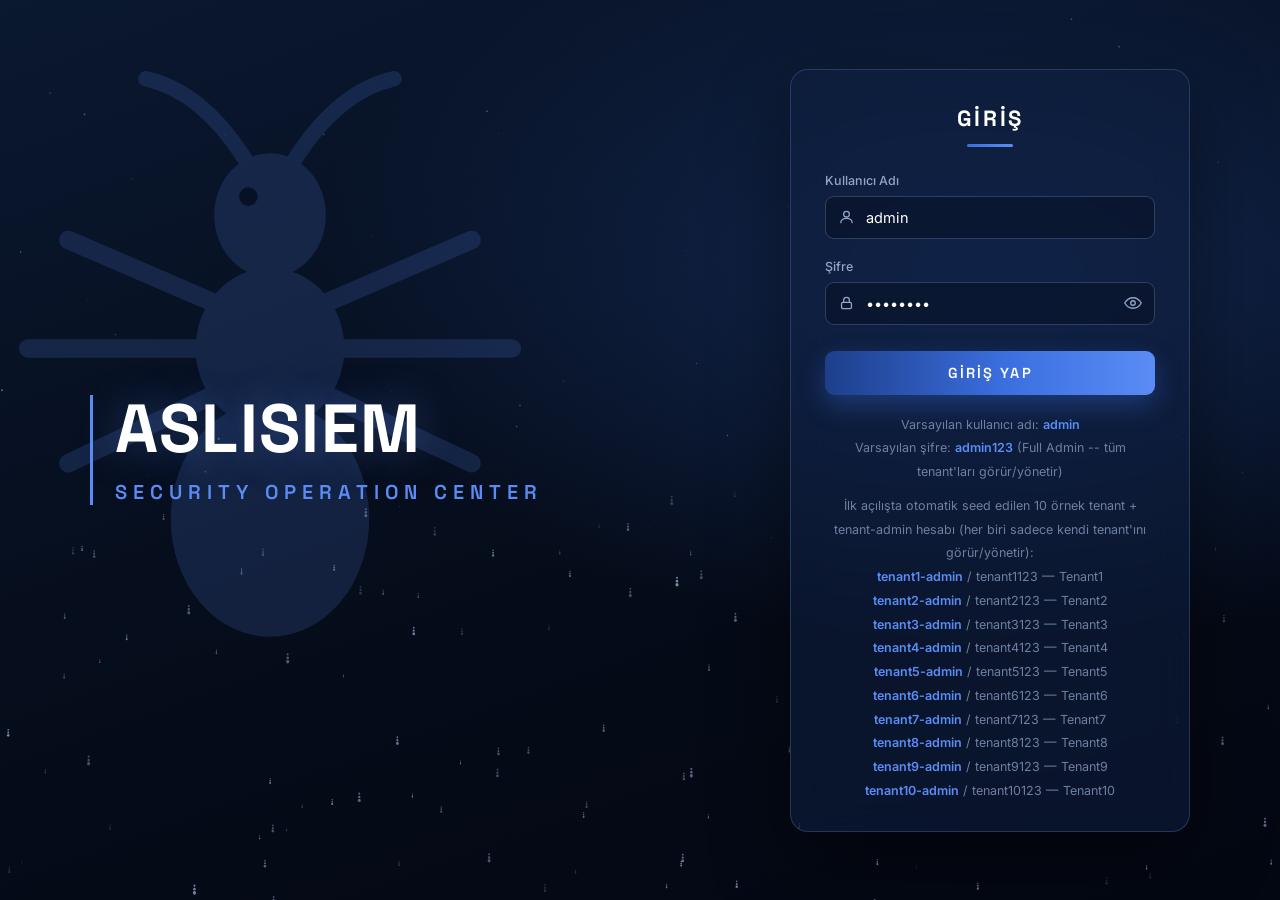
<file: docs/login_reference.html>
<!DOCTYPE html>
<html lang="tr">
<head>
<meta charset="UTF-8">
<meta name="viewport" content="width=device-width, initial-scale=1.0">
<title>ASLISIEM — Giriş</title>
<link rel="preconnect" href="https://fonts.googleapis.com">
<link href="https://fonts.googleapis.com/css2?family=Space+Grotesk:wght@500;600;700&family=Inter:wght@400;500;600&display=swap" rel="stylesheet">
<style>
  :root {
    --bg-1: #050B18;
    --bg-2: #0A1830;
    --card-bg: rgba(16, 32, 64, 0.55);
    --card-border: rgba(120, 150, 210, 0.25);
    --hairline: rgba(140, 168, 218, 0.28);
    --accent: #3B6FE0;
    --accent-2: #5B8CF5;
    --white: #FFFFFF;
    --muted: #93A6C7;
    --dim: #6E80A0;
  }
  * { box-sizing: border-box; margin: 0; padding: 0; }
  html, body { height: 100%; font-family: 'Inter', sans-serif; }

  .stage {
    position: relative;
    min-height: 100vh;
    width: 100%;
    background:
      radial-gradient(90% 70% at 78% 30%, #12274F 0%, transparent 60%),
      linear-gradient(160deg, var(--bg-2) 0%, var(--bg-1) 60%, #030712 100%);
    overflow: hidden;
    display: flex;
    align-items: center;
  }

  canvas#field { position: absolute; inset: 0; width: 100%; height: 100%; z-index: 1; }

  .ant-watermark {
    position: absolute;
    left: -40px;
    top: 6%;
    width: 620px;
    height: 620px;
    opacity: 0.16;
    z-index: 1;
    pointer-events: none;
  }

  .content {
    position: relative;
    z-index: 2;
    width: 100%;
    display: flex;
    align-items: center;
    justify-content: space-between;
    padding: 0 7vw;
    gap: 40px;
    flex-wrap: wrap;
  }

  .brand {
    max-width: 560px;
    padding-left: 22px;
    border-left: 3px solid var(--accent-2);
  }

  .brand .wordmark {
    font-family: 'Space Grotesk', sans-serif;
    font-weight: 700;
    font-size: clamp(40px, 6vw, 68px);
    letter-spacing: 0.02em;
    color: var(--white);
    line-height: 1;
    text-shadow: 0 0 40px rgba(91, 140, 245, 0.35);
  }

  .brand .subline {
    margin-top: 16px;
    font-family: 'Space Grotesk', sans-serif;
    font-weight: 600;
    font-size: clamp(15px, 1.6vw, 20px);
    letter-spacing: 0.3em;
    color: var(--accent-2);
  }

  .card {
    position: relative;
    z-index: 3;
    width: 400px;
    max-width: 92vw;
    background: var(--card-bg);
    border: 1px solid var(--card-border);
    border-radius: 18px;
    padding: 34px 34px 28px;
    backdrop-filter: blur(18px);
    -webkit-backdrop-filter: blur(18px);
    box-shadow: 0 30px 80px rgba(0,0,0,0.45);
  }

  .card-title {
    font-family: 'Space Grotesk', sans-serif;
    font-weight: 700;
    font-size: 22px;
    letter-spacing: 0.12em;
    color: var(--white);
    text-align: center;
  }
  .card-title-rule {
    width: 46px;
    height: 3px;
    background: linear-gradient(90deg, var(--accent), var(--accent-2));
    margin: 12px auto 26px;
    border-radius: 2px;
  }

  .field { margin-bottom: 20px; }
  .field label {
    display: block;
    font-size: 12.5px;
    font-weight: 500;
    color: var(--muted);
    margin-bottom: 8px;
  }
  .input-wrap { position: relative; }
  .input-wrap svg.icon {
    position: absolute; left: 13px; top: 50%; transform: translateY(-50%);
    width: 17px; height: 17px; stroke: var(--muted); fill: none; pointer-events: none;
  }
  .input-wrap input {
    width: 100%;
    padding: 12px 14px 12px 40px;
    border: 1px solid var(--hairline);
    border-radius: 9px;
    font-size: 14.5px;
    font-family: 'Inter', sans-serif;
    color: var(--white);
    background: rgba(8, 18, 38, 0.55);
    transition: border-color 0.15s ease, box-shadow 0.15s ease;
  }
  .input-wrap input::placeholder { color: #5B6C8C; }
  .input-wrap input:focus {
    outline: none;
    border-color: var(--accent-2);
    box-shadow: 0 0 0 3px rgba(91, 140, 245, 0.18);
  }
  .toggle-eye {
    position: absolute; right: 13px; top: 50%; transform: translateY(-50%);
    width: 18px; height: 18px; cursor: pointer; stroke: var(--muted); fill: none; background: none; border: none; padding: 0;
  }

  .btn-signin {
    width: 100%;
    margin-top: 6px;
    padding: 13px;
    border: none;
    border-radius: 9px;
    font-family: 'Space Grotesk', sans-serif;
    font-size: 14.5px;
    font-weight: 600;
    letter-spacing: 0.14em;
    color: var(--white);
    background: linear-gradient(90deg, #1E3E8A 0%, var(--accent) 55%, var(--accent-2) 100%);
    cursor: pointer;
    box-shadow: 0 10px 26px rgba(59, 111, 224, 0.35);
    transition: filter 0.15s ease, transform 0.1s ease;
  }
  .btn-signin:hover { filter: brightness(1.08); }
  .btn-signin:active { transform: translateY(1px); }

  .default-creds {
    margin-top: 18px;
    text-align: center;
    font-size: 12.5px;
    color: var(--dim);
    line-height: 1.9;
  }
  .default-creds b { color: var(--accent-2); font-weight: 600; }

  @media (max-width: 900px) {
    .content { flex-direction: column; padding: 40px 6vw; justify-content: center; }
    .brand { text-align: left; }
    .ant-watermark { width: 380px; height: 380px; top: 2%; opacity: 0.12; }
  }
</style>
</head>
<body>

<div class="stage">
  <canvas id="field"></canvas>

  <svg class="ant-watermark" viewBox="0 0 200 200" fill="none" xmlns="http://www.w3.org/2000/svg">
    <ellipse cx="100" cy="52" rx="18" ry="20" fill="#5B8CF5"/>
    <ellipse cx="100" cy="95" rx="24" ry="26" fill="#5B8CF5"/>
    <ellipse cx="100" cy="150" rx="32" ry="38" fill="#5B8CF5"/>
    <circle cx="93" cy="46" r="3" fill="#050B18"/>
    <line x1="86" y1="82" x2="35" y2="60" stroke="#5B8CF5" stroke-width="6" stroke-linecap="round"/>
    <line x1="82" y1="95" x2="22" y2="95" stroke="#5B8CF5" stroke-width="6" stroke-linecap="round"/>
    <line x1="86" y1="108" x2="35" y2="132" stroke="#5B8CF5" stroke-width="6" stroke-linecap="round"/>
    <line x1="114" y1="82" x2="165" y2="60" stroke="#5B8CF5" stroke-width="6" stroke-linecap="round"/>
    <line x1="118" y1="95" x2="178" y2="95" stroke="#5B8CF5" stroke-width="6" stroke-linecap="round"/>
    <line x1="114" y1="108" x2="165" y2="132" stroke="#5B8CF5" stroke-width="6" stroke-linecap="round"/>
    <path d="M92 34 Q78 12 60 8" stroke="#5B8CF5" stroke-width="5" stroke-linecap="round" fill="none"/>
    <path d="M108 34 Q122 12 140 8" stroke="#5B8CF5" stroke-width="5" stroke-linecap="round" fill="none"/>
  </svg>

  <div class="content">
    <div class="brand">
      <div class="wordmark">ASLISIEM</div>
      <div class="subline">SECURITY OPERATION CENTER</div>
    </div>

    <div class="card">
      <div class="card-title">GİRİŞ</div>
      <div class="card-title-rule"></div>

      <form onsubmit="event.preventDefault();">
        <div class="field">
          <label for="username">Kullanıcı Adı</label>
          <div class="input-wrap">
            <svg class="icon" viewBox="0 0 24 24" stroke-width="1.8"><path d="M12 12a4 4 0 100-8 4 4 0 000 8z" stroke-linecap="round" stroke-linejoin="round"/><path d="M4 20c0-3.5 3.5-6 8-6s8 2.5 8 6" stroke-linecap="round" stroke-linejoin="round"/></svg>
            <input type="text" id="username" placeholder="admin" value="admin" autocomplete="username">
          </div>
        </div>

        <div class="field">
          <label for="password">Şifre</label>
          <div class="input-wrap">
            <svg class="icon" viewBox="0 0 24 24" stroke-width="1.8"><rect x="5" y="11" width="14" height="9" rx="2" stroke-linecap="round" stroke-linejoin="round"/><path d="M8 11V8a4 4 0 118 0v3" stroke-linecap="round" stroke-linejoin="round"/></svg>
            <input type="password" id="password" placeholder="••••••••" value="admin123" autocomplete="current-password">
            <button type="button" class="toggle-eye" onclick="togglePw()">
              <svg id="eyeIcon" viewBox="0 0 24 24" stroke-width="1.8"><path d="M1 12s4-7 11-7 11 7 11 7-4 7-11 7-11-7-11-7z" stroke-linecap="round" stroke-linejoin="round"/><circle cx="12" cy="12" r="3" stroke-linecap="round" stroke-linejoin="round"/></svg>
            </button>
          </div>
        </div>

        <button type="submit" class="btn-signin">GİRİŞ YAP</button>
      </form>

      <div class="default-creds">
        Varsayılan kullanıcı adı: <b>admin</b><br>
        Varsayılan şifre: <b>admin123</b> (Full Admin -- tüm tenant'ları görür/yönetir)
      </div>

      <div class="default-creds" style="margin-top:10px;">
        İlk açılışta otomatik seed edilen 10 örnek tenant + tenant-admin hesabı
        (her biri sadece kendi tenant'ını görür/yönetir):<br>
        <b>tenant1-admin</b> / tenant1123 &mdash; Tenant1<br>
        <b>tenant2-admin</b> / tenant2123 &mdash; Tenant2<br>
        <b>tenant3-admin</b> / tenant3123 &mdash; Tenant3<br>
        <b>tenant4-admin</b> / tenant4123 &mdash; Tenant4<br>
        <b>tenant5-admin</b> / tenant5123 &mdash; Tenant5<br>
        <b>tenant6-admin</b> / tenant6123 &mdash; Tenant6<br>
        <b>tenant7-admin</b> / tenant7123 &mdash; Tenant7<br>
        <b>tenant8-admin</b> / tenant8123 &mdash; Tenant8<br>
        <b>tenant9-admin</b> / tenant9123 &mdash; Tenant9<br>
        <b>tenant10-admin</b> / tenant10123 &mdash; Tenant10
      </div>
    </div>
  </div>
</div>

<script>
function togglePw() {
  const pw = document.getElementById('password');
  pw.type = pw.type === 'password' ? 'text' : 'password';
}

// Background field: tiny ant-shaped particles drifting in a wave band near
// the bottom, plus a sparse starfield above -- replaces plain dots with ants.
(function () {
  const canvas = document.getElementById('field');
  const ctx = canvas.getContext('2d');
  let w, h, ants = [], stars = [];

  function resize() {
    w = canvas.width = window.innerWidth;
    h = canvas.height = window.innerHeight;
  }

  function init() {
    ants = [];
    const count = Math.floor((w * h) / 9000);
    for (let i = 0; i < count; i++) {
      const bandBias = Math.random();
      ants.push({
        x: Math.random() * w,
        y: h * (0.55 + bandBias * 0.5) + Math.random() * 40 - 20,
        vx: (Math.random() - 0.5) * 0.12,
        vy: -0.02 - Math.random() * 0.05,
        size: 0.9 + Math.random() * 1.6,
        alpha: 0.15 + Math.random() * 0.5,
        phase: Math.random() * Math.PI * 2,
      });
    }
    stars = [];
    for (let i = 0; i < 60; i++) {
      stars.push({ x: Math.random() * w, y: Math.random() * h * 0.6, r: Math.random() * 1.1, a: Math.random() * 0.5 });
    }
  }

  function drawAnt(a) {
    ctx.save();
    ctx.translate(a.x, a.y);
    ctx.globalAlpha = a.alpha;
    ctx.fillStyle = '#BFD3FF';
    ctx.beginPath(); ctx.ellipse(0, -a.size * 1.4, a.size * 0.4, a.size * 0.45, 0, 0, Math.PI * 2); ctx.fill();
    ctx.beginPath(); ctx.ellipse(0, 0, a.size * 0.5, a.size * 0.55, 0, 0, Math.PI * 2); ctx.fill();
    ctx.beginPath(); ctx.ellipse(0, a.size * 1.5, a.size * 0.65, a.size * 0.75, 0, 0, Math.PI * 2); ctx.fill();
    ctx.restore();
  }

  function step(t) {
    ctx.clearRect(0, 0, w, h);

    for (const s of stars) {
      ctx.globalAlpha = s.a;
      ctx.fillStyle = '#9DB6E8';
      ctx.beginPath(); ctx.arc(s.x, s.y, s.r, 0, Math.PI * 2); ctx.fill();
    }
    ctx.globalAlpha = 1;

    for (const a of ants) {
      a.x += a.vx + Math.sin(t * 0.0006 + a.phase) * 0.08;
      a.y += a.vy;
      if (a.y < h * 0.45) { a.y = h; a.x = Math.random() * w; }
      if (a.x < -10) a.x = w + 10;
      if (a.x > w + 10) a.x = -10;
      drawAnt(a);
    }

    requestAnimationFrame(step);
  }

  resize();
  init();
  requestAnimationFrame(step);
  window.addEventListener('resize', () => { resize(); init(); });
})();
</script>

</body>
</html>
</file>
